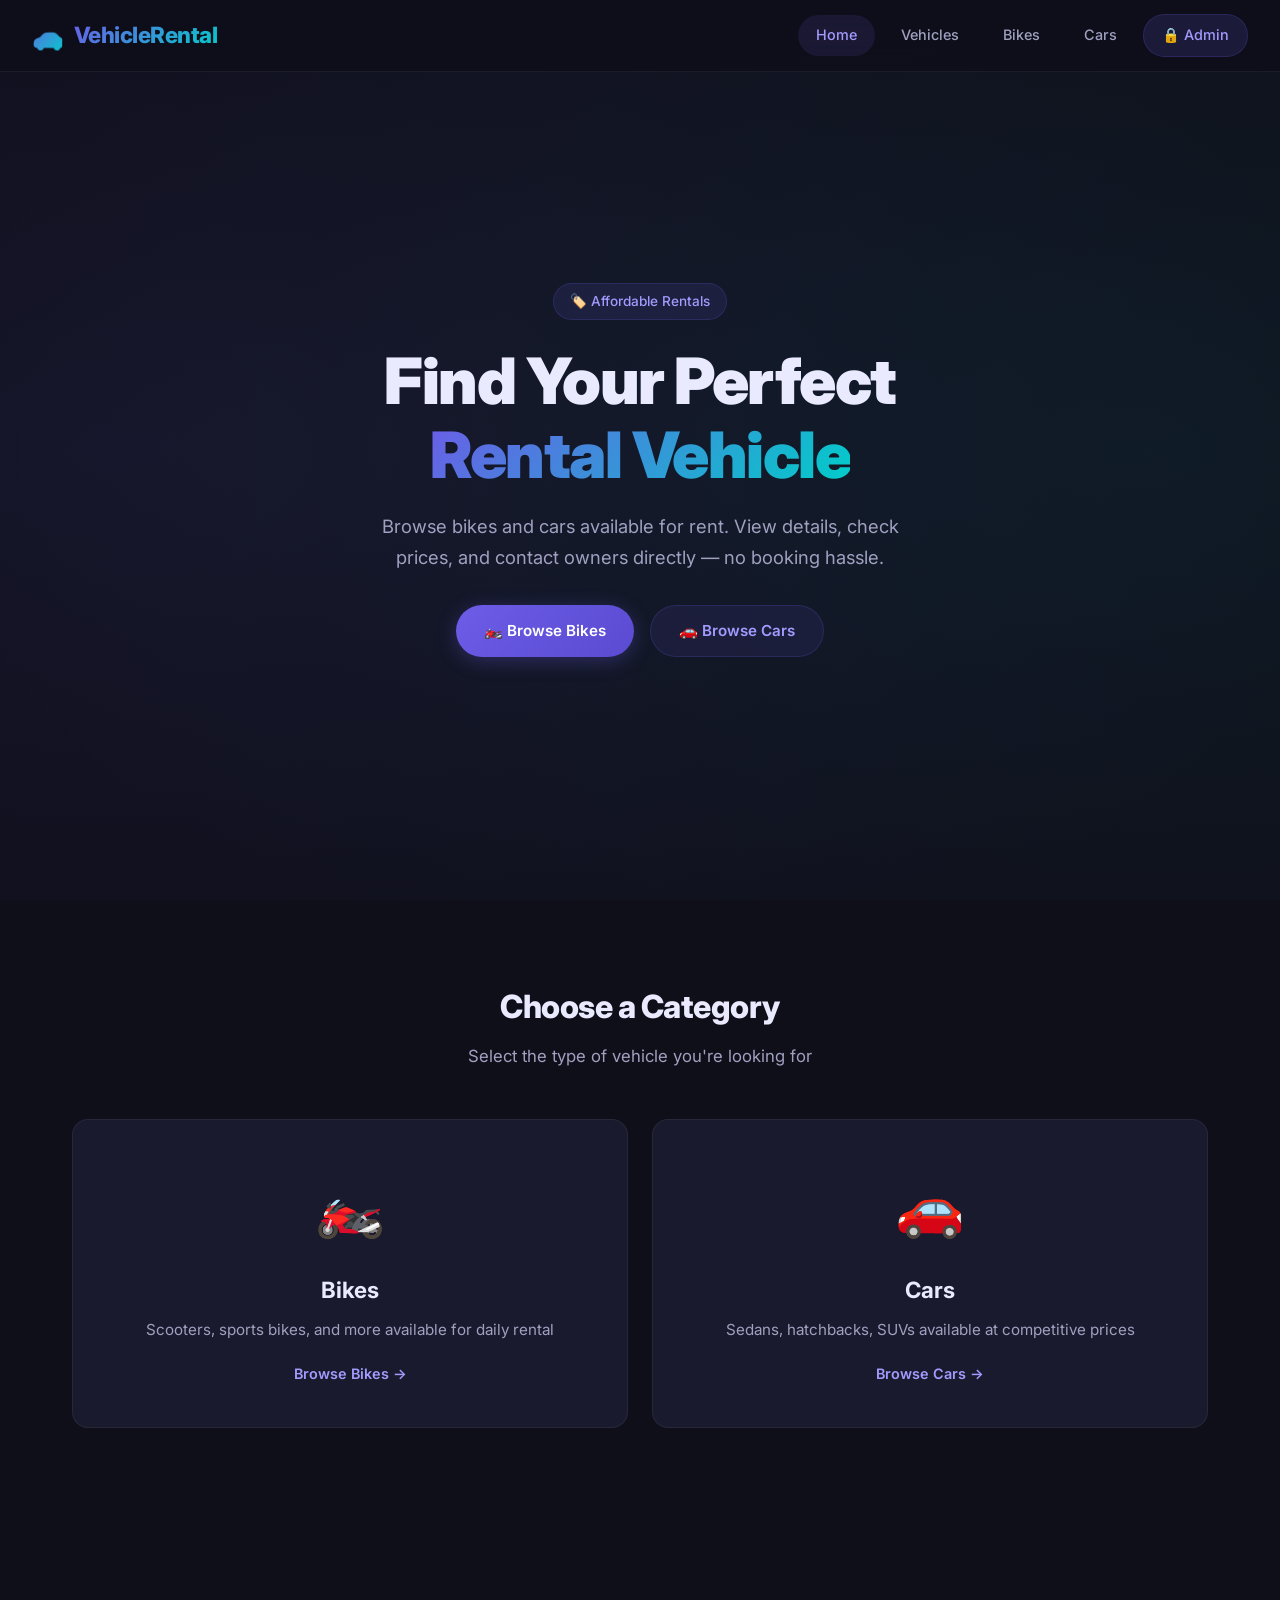
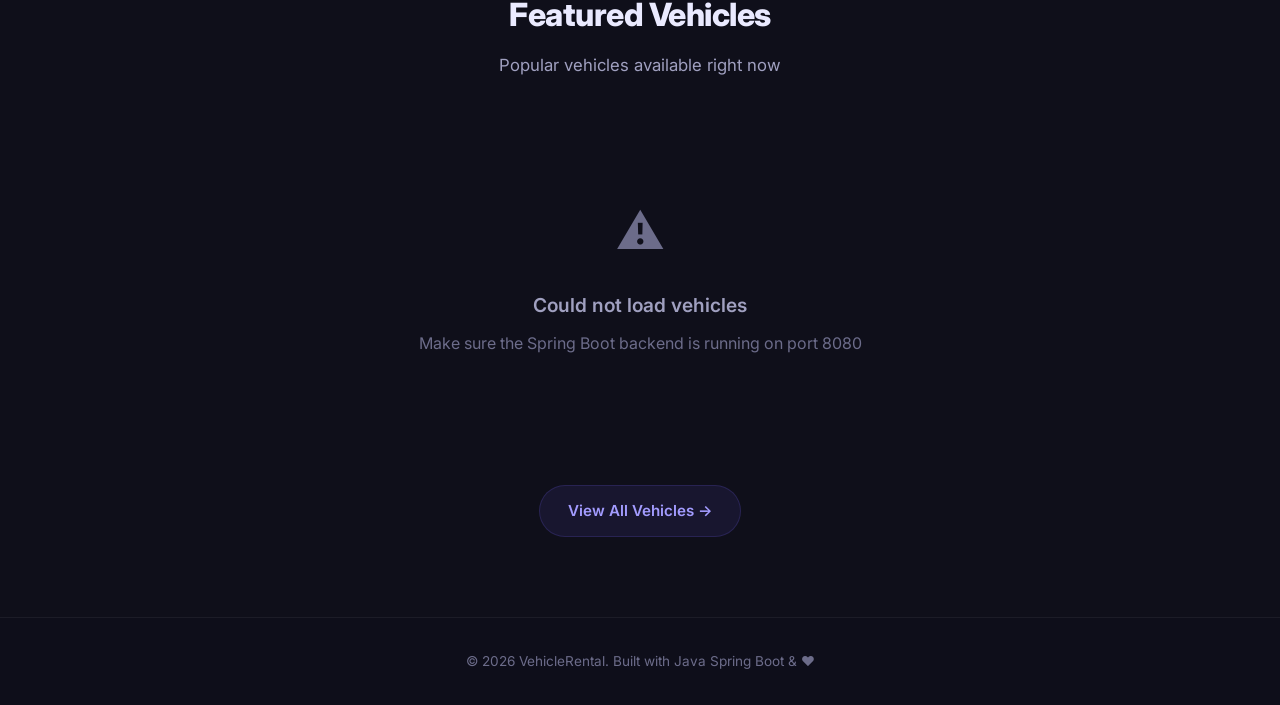
<file: frontend/index.html>
<!DOCTYPE html>
<html lang="en">
<head>
    <meta charset="UTF-8">
    <meta name="viewport" content="width=device-width, initial-scale=1.0">
    <meta name="description" content="Rent bikes and cars at affordable prices. Browse available vehicles, view details, and contact owners directly.">
    <title>Vehicle Rental — Rent Bikes & Cars Easily</title>
    <link rel="stylesheet" href="css/style.css">
</head>
<body>

    <!-- ===== NAVBAR ===== -->
    <nav class="navbar" id="navbar">
        <a href="index.html" class="nav-brand">
            <span class="icon">🚗</span>
            <span>VehicleRental</span>
        </a>
        <button class="nav-toggle" onclick="toggleNav()" aria-label="Toggle navigation">☰</button>
        <div class="nav-links" id="nav-links">
            <a href="index.html" class="active">Home</a>
            <a href="vehicles.html">Vehicles</a>
            <a href="vehicles.html?type=Bike">Bikes</a>
            <a href="vehicles.html?type=Car">Cars</a>
            <a href="admin-login.html" class="admin-link">🔒 Admin</a>
        </div>
    </nav>

    <!-- ===== HERO ===== -->
    <section class="hero" id="hero">
        <div class="hero-content">
            <div class="hero-badge">🏷️ Affordable Rentals</div>
            <h1>
                Find Your Perfect<br>
                <span class="highlight">Rental Vehicle</span>
            </h1>
            <p>
                Browse bikes and cars available for rent. View details, check prices, 
                and contact owners directly — no booking hassle.
            </p>
            <div class="hero-actions">
                <a href="vehicles.html?type=Bike" class="btn btn-primary" id="hero-bikes-btn">
                    🏍️ Browse Bikes
                </a>
                <a href="vehicles.html?type=Car" class="btn btn-secondary" id="hero-cars-btn">
                    🚗 Browse Cars
                </a>
            </div>
        </div>
    </section>

    <!-- ===== CATEGORIES ===== -->
    <section class="categories-section" id="categories">
        <div class="section-header">
            <h2>Choose a Category</h2>
            <p>Select the type of vehicle you're looking for</p>
        </div>
        <div class="categories-grid">
            <a href="vehicles.html?type=Bike" class="category-card" id="category-bike">
                <span class="icon">🏍️</span>
                <h3>Bikes</h3>
                <p>Scooters, sports bikes, and more available for daily rental</p>
                <span class="arrow">Browse Bikes →</span>
            </a>
            <a href="vehicles.html?type=Car" class="category-card" id="category-car">
                <span class="icon">🚗</span>
                <h3>Cars</h3>
                <p>Sedans, hatchbacks, SUVs available at competitive prices</p>
                <span class="arrow">Browse Cars →</span>
            </a>
        </div>
    </section>

    <!-- ===== FEATURED VEHICLES ===== -->
    <section class="categories-section" id="featured-section">
        <div class="section-header">
            <h2>Featured Vehicles</h2>
            <p>Popular vehicles available right now</p>
        </div>
        <div class="vehicles-grid" id="featured-grid">
            <div class="loading"><div class="spinner"></div></div>
        </div>
        <div style="text-align:center; margin-top: 2rem;">
            <a href="vehicles.html" class="btn btn-secondary" id="view-all-btn">View All Vehicles →</a>
        </div>
    </section>

    <!-- ===== FOOTER ===== -->
    <footer class="footer">
        <p>© 2026 VehicleRental. Built with Java Spring Boot & ❤️</p>
    </footer>

    <script src="js/api.js"></script>
    <script>
        // Load featured vehicles (first 4 available)
        async function loadFeatured() {
            const grid = document.getElementById('featured-grid');
            try {
                const vehicles = await api.getAvailableVehicles();
                const featured = vehicles.slice(0, 4);
                if (featured.length === 0) {
                    grid.innerHTML = `
                        <div class="empty-state" style="grid-column:1/-1;">
                            <span class="icon">🚫</span>
                            <h3>No vehicles available right now</h3>
                            <p>Check back later for new listings</p>
                        </div>`;
                    return;
                }
                grid.innerHTML = featured.map(v => createVehicleCard(v)).join('');
            } catch (err) {
                grid.innerHTML = `
                    <div class="empty-state" style="grid-column:1/-1;">
                        <span class="icon">⚠️</span>
                        <h3>Could not load vehicles</h3>
                        <p>Make sure the Spring Boot backend is running on port 8080</p>
                    </div>`;
            }
        }

        function createVehicleCard(v) {
            const badgeClass = v.vehicleType.toLowerCase() === 'bike' ? 'badge-bike' : 'badge-car';
            return `
                <div class="vehicle-card">
                    <img src="${v.imageUrl || ''}" alt="${v.brand} ${v.model}" 
                         class="card-image" onerror="handleImageError(this)">
                    <span class="card-badge ${badgeClass}">${v.vehicleType}</span>
                    <div class="card-body">
                        <h3 class="card-title">${v.brand} ${v.model}</h3>
                        <div class="card-info">
                            <div class="card-info-item">
                                <span class="icon">🔢</span>
                                <span>${v.vehicleNumber}</span>
                            </div>
                            <div class="card-info-item">
                                <span class="icon">📍</span>
                                <span>${v.location}</span>
                            </div>
                            <div class="card-info-item">
                                <span class="icon">📞</span>
                                <span>${v.ownerPhone}</span>
                            </div>
                        </div>
                        <div class="card-price">${formatPrice(v.pricePerDay)} <span>/day</span></div>
                        <div class="card-actions">
                            <a href="vehicle-details.html?id=${v.id}" class="btn btn-primary btn-sm">View Details</a>
                            <a href="tel:${v.ownerPhone}" class="btn btn-success btn-sm">📞 Call Owner</a>
                        </div>
                    </div>
                </div>`;
        }

        loadFeatured();
    </script>
</body>
</html>
</file>
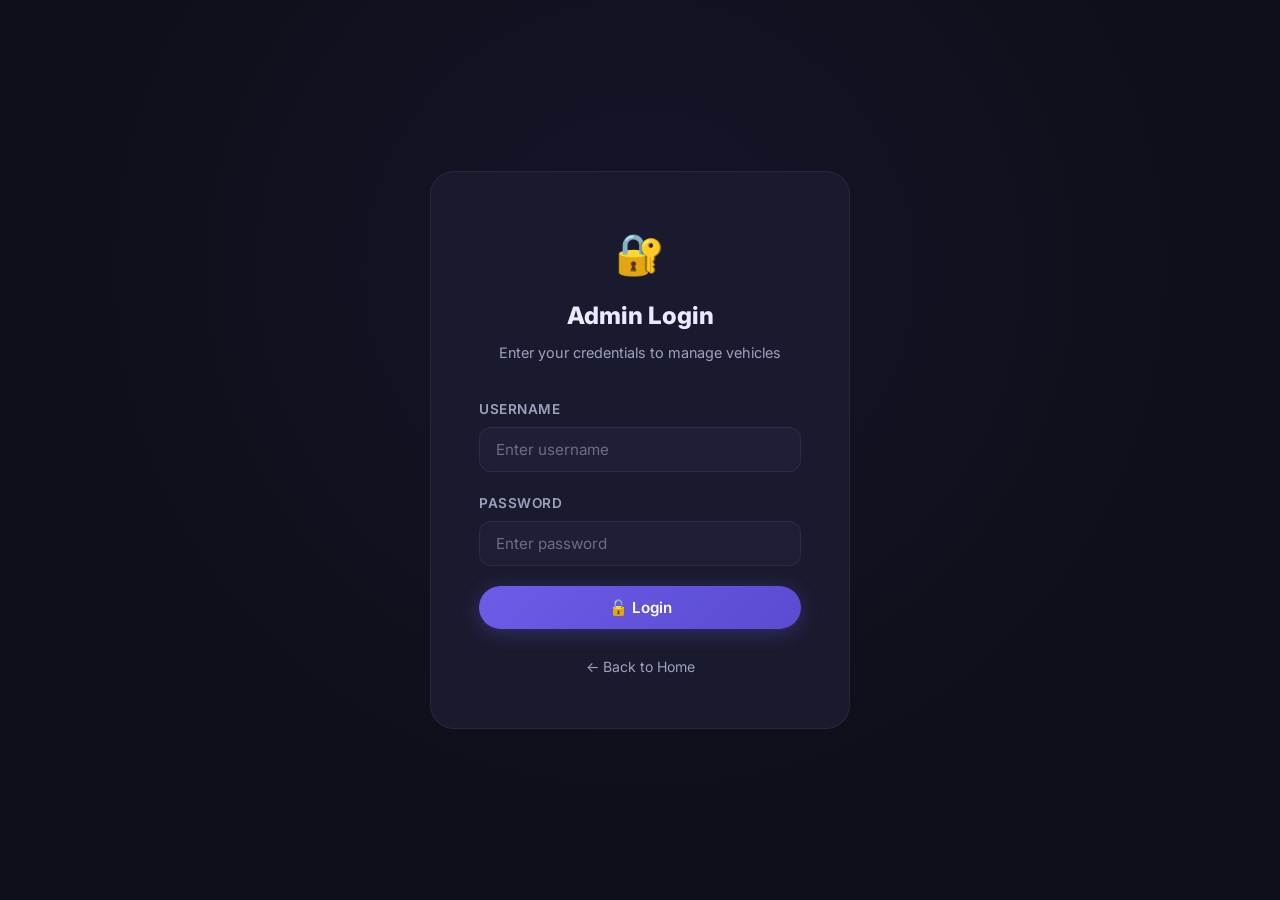
<file: frontend/add-vehicle.html>
<!DOCTYPE html>
<html lang="en">
<head>
    <meta charset="UTF-8">
    <meta name="viewport" content="width=device-width, initial-scale=1.0">
    <meta name="description" content="Add a new vehicle to the rental listing.">
    <title>Add Vehicle — Vehicle Rental Admin</title>
    <link rel="stylesheet" href="css/style.css">
</head>
<body>

    <!-- ===== NAVBAR ===== -->
    <nav class="navbar" id="navbar">
        <a href="index.html" class="nav-brand">
            <span class="icon">🚗</span>
            <span>VehicleRental</span>
        </a>
        <button class="nav-toggle" onclick="toggleNav()" aria-label="Toggle navigation">☰</button>
        <div class="nav-links" id="nav-links">
            <a href="index.html">Home</a>
            <a href="admin-dashboard.html">Dashboard</a>
            <a href="#" onclick="adminLogout()" class="admin-link" style="background:rgba(255,107,107,0.15);color:var(--danger);border-color:rgba(255,107,107,0.3);">
                🚪 Logout
            </a>
        </div>
    </nav>

    <!-- ===== ADD VEHICLE FORM ===== -->
    <div class="form-page">
        <div class="container">
            <div class="form-card">
                <h2>➕ Add New Vehicle</h2>
                <p class="form-subtitle">Fill in the details to add a new vehicle listing</p>

                <form id="add-vehicle-form" onsubmit="handleAddVehicle(event)">

                    <div class="form-row">
                        <div class="form-group">
                            <label for="vehicleType">Vehicle Type *</label>
                            <select id="vehicleType" class="form-control" required>
                                <option value="">Select Type</option>
                                <option value="Bike">Bike</option>
                                <option value="Car">Car</option>
                            </select>
                        </div>
                        <div class="form-group">
                            <label for="brand">Brand *</label>
                            <input type="text" id="brand" class="form-control" placeholder="e.g. Honda" required>
                        </div>
                    </div>

                    <div class="form-row">
                        <div class="form-group">
                            <label for="model">Model *</label>
                            <input type="text" id="model" class="form-control" placeholder="e.g. Activa 6G" required>
                        </div>
                        <div class="form-group">
                            <label for="vehicleNumber">Vehicle Number *</label>
                            <input type="text" id="vehicleNumber" class="form-control" placeholder="e.g. TN-45-AB-1234" required>
                        </div>
                    </div>

                    <div class="form-row">
                        <div class="form-group">
                            <label for="pricePerDay">Price Per Day (₹) *</label>
                            <input type="number" id="pricePerDay" class="form-control" placeholder="e.g. 500" min="1" required>
                        </div>
                        <div class="form-group">
                            <label for="ownerPhone">Owner Phone *</label>
                            <input type="tel" id="ownerPhone" class="form-control" placeholder="e.g. 9876543210" required>
                        </div>
                    </div>

                    <div class="form-group">
                        <label for="location">Rental Location *</label>
                        <input type="text" id="location" class="form-control" placeholder="e.g. Kattur, Trichy" required>
                    </div>

                    <div class="form-group">
                        <label for="imageUrl">Image URL</label>
                        <input type="url" id="imageUrl" class="form-control" 
                               placeholder="https://example.com/vehicle-image.jpg"
                               oninput="previewImage(this.value)">
                        <img id="image-preview" class="image-preview" alt="Preview" onerror="this.classList.remove('show')">
                    </div>

                    <div class="form-group">
                        <label>
                            <input type="checkbox" id="available" checked> 
                            Mark as Available
                        </label>
                    </div>

                    <div id="form-error" class="form-error"></div>

                    <div class="form-actions">
                        <a href="admin-dashboard.html" class="btn btn-outline">Cancel</a>
                        <button type="submit" class="btn btn-primary" id="submit-btn">
                            ➕ Add Vehicle
                        </button>
                    </div>
                </form>
            </div>
        </div>
    </div>

    <script src="js/api.js"></script>
    <script>
        if (!requireAdmin()) throw new Error('Not authenticated');

        function previewImage(url) {
            const preview = document.getElementById('image-preview');
            if (url) {
                preview.src = url;
                preview.classList.add('show');
            } else {
                preview.classList.remove('show');
            }
        }

        async function handleAddVehicle(e) {
            e.preventDefault();
            const errorEl = document.getElementById('form-error');
            const btn = document.getElementById('submit-btn');
            errorEl.textContent = '';

            const vehicleData = {
                vehicleType: document.getElementById('vehicleType').value,
                brand: document.getElementById('brand').value.trim(),
                model: document.getElementById('model').value.trim(),
                vehicleNumber: document.getElementById('vehicleNumber').value.trim(),
                pricePerDay: parseFloat(document.getElementById('pricePerDay').value),
                ownerPhone: document.getElementById('ownerPhone').value.trim(),
                location: document.getElementById('location').value.trim(),
                imageUrl: document.getElementById('imageUrl').value.trim(),
                available: document.getElementById('available').checked
            };

            btn.disabled = true;
            btn.innerHTML = '⏳ Adding...';

            try {
                await api.addVehicle(vehicleData);
                showToast('Vehicle added successfully!', 'success');
                setTimeout(() => {
                    window.location.href = 'admin-dashboard.html';
                }, 800);
            } catch (err) {
                errorEl.textContent = err.message || 'Failed to add vehicle';
                btn.disabled = false;
                btn.innerHTML = '➕ Add Vehicle';
            }
        }
    </script>
</body>
</html>
</file>
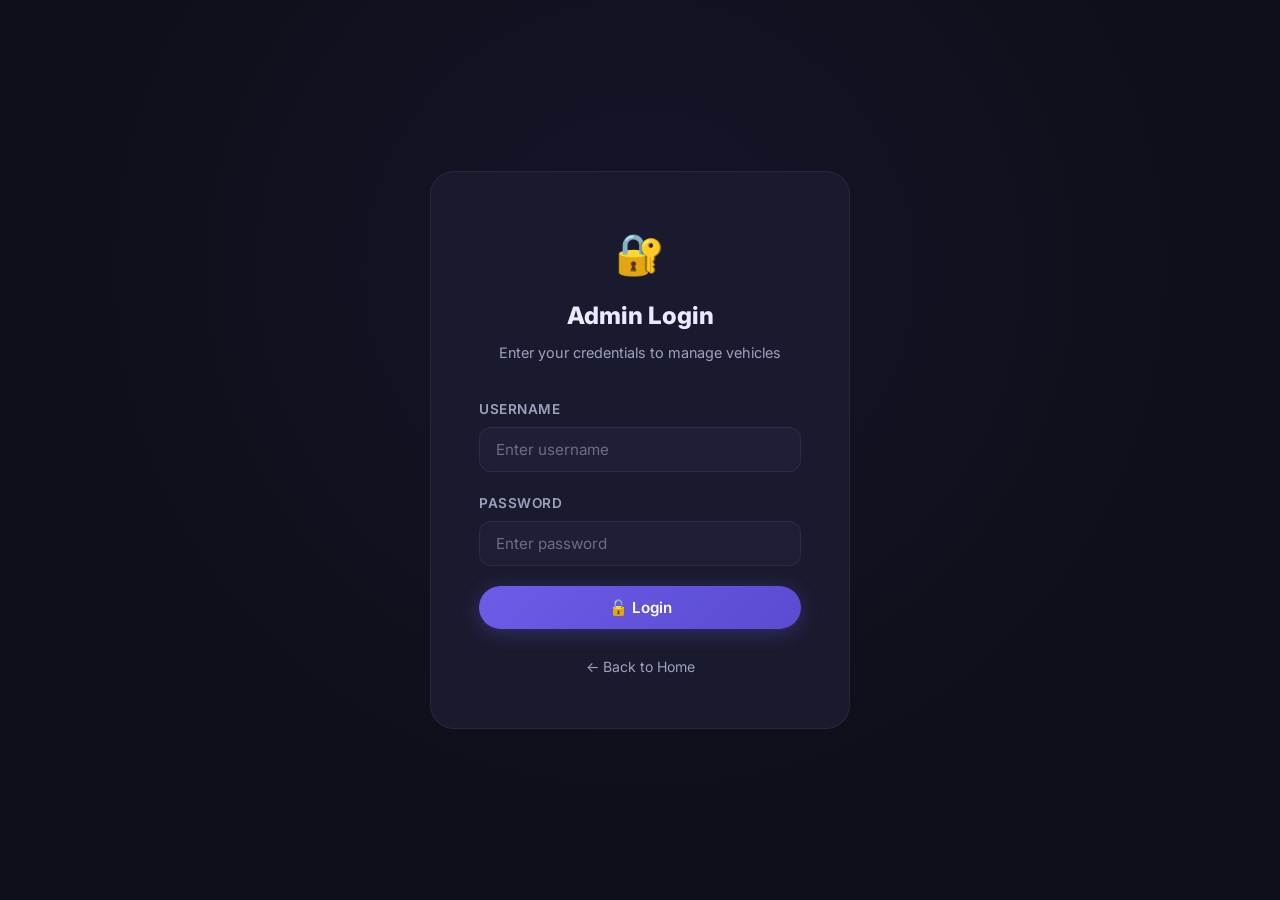
<file: frontend/admin-dashboard.html>
<!DOCTYPE html>
<html lang="en">
<head>
    <meta charset="UTF-8">
    <meta name="viewport" content="width=device-width, initial-scale=1.0">
    <meta name="description" content="Manage vehicle listings — add, edit, delete, and toggle availability.">
    <title>Admin Dashboard — Vehicle Rental</title>
    <link rel="stylesheet" href="css/style.css">
</head>
<body>

    <!-- ===== NAVBAR ===== -->
    <nav class="navbar" id="navbar">
        <a href="index.html" class="nav-brand">
            <span class="icon">🚗</span>
            <span>VehicleRental</span>
        </a>
        <button class="nav-toggle" onclick="toggleNav()" aria-label="Toggle navigation">☰</button>
        <div class="nav-links" id="nav-links">
            <a href="index.html">Home</a>
            <a href="vehicles.html">Vehicles</a>
            <a href="admin-dashboard.html" class="active">Dashboard</a>
            <a href="#" onclick="adminLogout()" class="admin-link" style="background:rgba(255,107,107,0.15);color:var(--danger);border-color:rgba(255,107,107,0.3);">
                🚪 Logout
            </a>
        </div>
    </nav>

    <!-- ===== DASHBOARD ===== -->
    <div class="dashboard-page">
        <div class="container">
            <div class="dashboard-header">
                <div>
                    <h1 class="page-title">Admin Dashboard</h1>
                    <p class="page-subtitle">Welcome, <span id="admin-name">Admin</span></p>
                </div>
                <a href="add-vehicle.html" class="btn btn-primary" id="btn-add-vehicle">
                    ➕ Add Vehicle
                </a>
            </div>

            <!-- Stats -->
            <div class="dashboard-stats" id="dashboard-stats">
                <div class="stat-card">
                    <div class="stat-icon purple">📊</div>
                    <div class="stat-info">
                        <h3 id="stat-total">-</h3>
                        <p>Total Vehicles</p>
                    </div>
                </div>
                <div class="stat-card">
                    <div class="stat-icon green">✅</div>
                    <div class="stat-info">
                        <h3 id="stat-available">-</h3>
                        <p>Available</p>
                    </div>
                </div>
                <div class="stat-card">
                    <div class="stat-icon pink">🏍️</div>
                    <div class="stat-info">
                        <h3 id="stat-bikes">-</h3>
                        <p>Bikes</p>
                    </div>
                </div>
                <div class="stat-card">
                    <div class="stat-icon teal">🚗</div>
                    <div class="stat-info">
                        <h3 id="stat-cars">-</h3>
                        <p>Cars</p>
                    </div>
                </div>
            </div>

            <!-- Vehicle Table -->
            <div class="admin-table-container">
                <div class="admin-table-header">
                    <h3>All Vehicles</h3>
                    <div class="search-box" style="flex:none;min-width:220px;">
                        <span class="search-icon">🔍</span>
                        <input type="text" id="table-search" placeholder="Search..." oninput="filterTable(this.value)">
                    </div>
                </div>
                <div class="table-responsive">
                    <table class="admin-table" id="vehicle-table">
                        <thead>
                            <tr>
                                <th>Image</th>
                                <th>Vehicle</th>
                                <th>Type</th>
                                <th>Number</th>
                                <th>Price/Day</th>
                                <th>Location</th>
                                <th>Phone</th>
                                <th>Available</th>
                                <th>Actions</th>
                            </tr>
                        </thead>
                        <tbody id="vehicle-tbody">
                            <tr>
                                <td colspan="9" style="text-align:center;padding:3rem;">
                                    <div class="spinner" style="margin:0 auto;"></div>
                                </td>
                            </tr>
                        </tbody>
                    </table>
                </div>
            </div>
        </div>
    </div>

    <!-- Delete Confirmation Modal -->
    <div class="modal-overlay" id="delete-modal">
        <div class="modal">
            <h3>🗑️ Delete Vehicle</h3>
            <p>Are you sure you want to delete this vehicle? This action cannot be undone.</p>
            <div class="modal-actions">
                <button class="btn btn-outline" onclick="closeDeleteModal()">Cancel</button>
                <button class="btn btn-danger" id="confirm-delete-btn" onclick="confirmDelete()">Delete</button>
            </div>
        </div>
    </div>

    <footer class="footer">
        <p>© 2026 VehicleRental. Admin Dashboard</p>
    </footer>

    <script src="js/api.js"></script>
    <script>
        // Auth check
        if (!requireAdmin()) throw new Error('Not authenticated');

        let allVehicles = [];
        let deleteTargetId = null;

        // Set admin name
        document.getElementById('admin-name').textContent = 
            sessionStorage.getItem('adminUsername') || 'Admin';

        async function loadDashboard() {
            try {
                allVehicles = await api.getAllVehicles();
                updateStats();
                renderTable(allVehicles);
            } catch (err) {
                document.getElementById('vehicle-tbody').innerHTML = `
                    <tr><td colspan="9" style="text-align:center;padding:2rem;color:var(--danger);">
                        ⚠️ Failed to load vehicles. Is the backend running?
                    </td></tr>`;
            }
        }

        function updateStats() {
            const total = allVehicles.length;
            const available = allVehicles.filter(v => v.available).length;
            const bikes = allVehicles.filter(v => v.vehicleType.toLowerCase() === 'bike').length;
            const cars = allVehicles.filter(v => v.vehicleType.toLowerCase() === 'car').length;

            document.getElementById('stat-total').textContent = total;
            document.getElementById('stat-available').textContent = available;
            document.getElementById('stat-bikes').textContent = bikes;
            document.getElementById('stat-cars').textContent = cars;
        }

        function renderTable(vehicles) {
            const tbody = document.getElementById('vehicle-tbody');

            if (vehicles.length === 0) {
                tbody.innerHTML = `
                    <tr><td colspan="9" style="text-align:center;padding:2rem;color:var(--text-muted);">
                        No vehicles found
                    </td></tr>`;
                return;
            }

            tbody.innerHTML = vehicles.map(v => `
                <tr>
                    <td>
                        <img src="${v.imageUrl || ''}" alt="${v.brand}" 
                             class="vehicle-thumb" onerror="handleImageError(this)">
                    </td>
                    <td><strong>${v.brand} ${v.model}</strong></td>
                    <td>
                        <span class="card-badge ${v.vehicleType.toLowerCase() === 'bike' ? 'badge-bike' : 'badge-car'}" 
                              style="position:static;font-size:0.7rem;">${v.vehicleType}</span>
                    </td>
                    <td>${v.vehicleNumber}</td>
                    <td>${formatPrice(v.pricePerDay)}</td>
                    <td>${v.location}</td>
                    <td>${v.ownerPhone}</td>
                    <td>
                        <label class="toggle-switch">
                            <input type="checkbox" ${v.available ? 'checked' : ''} 
                                   onchange="toggleAvail(${v.id}, this.checked)">
                            <span class="toggle-slider"></span>
                        </label>
                    </td>
                    <td>
                        <div class="actions-cell">
                            <a href="edit-vehicle.html?id=${v.id}" class="btn btn-outline btn-icon btn-sm" title="Edit">✏️</a>
                            <button class="btn btn-danger btn-icon btn-sm" title="Delete" onclick="openDeleteModal(${v.id})">🗑️</button>
                        </div>
                    </td>
                </tr>`).join('');
        }

        function filterTable(query) {
            const q = query.toLowerCase().trim();
            if (!q) {
                renderTable(allVehicles);
                return;
            }
            const filtered = allVehicles.filter(v =>
                v.brand.toLowerCase().includes(q) ||
                v.model.toLowerCase().includes(q) ||
                v.vehicleNumber.toLowerCase().includes(q) ||
                v.location.toLowerCase().includes(q)
            );
            renderTable(filtered);
        }

        async function toggleAvail(id, available) {
            try {
                await api.toggleAvailability(id, available);
                // Update local data
                const v = allVehicles.find(v => v.id === id);
                if (v) v.available = available;
                updateStats();
                showToast(`Vehicle marked as ${available ? 'available' : 'unavailable'}`, 'success');
            } catch (err) {
                showToast('Failed to update availability', 'error');
                loadDashboard(); // reload to sync
            }
        }

        function openDeleteModal(id) {
            deleteTargetId = id;
            document.getElementById('delete-modal').classList.add('active');
        }

        function closeDeleteModal() {
            deleteTargetId = null;
            document.getElementById('delete-modal').classList.remove('active');
        }

        async function confirmDelete() {
            if (!deleteTargetId) return;
            try {
                await api.deleteVehicle(deleteTargetId);
                showToast('Vehicle deleted successfully', 'success');
                closeDeleteModal();
                loadDashboard();
            } catch (err) {
                showToast('Failed to delete vehicle', 'error');
                closeDeleteModal();
            }
        }

        loadDashboard();
    </script>
</body>
</html>
</file>
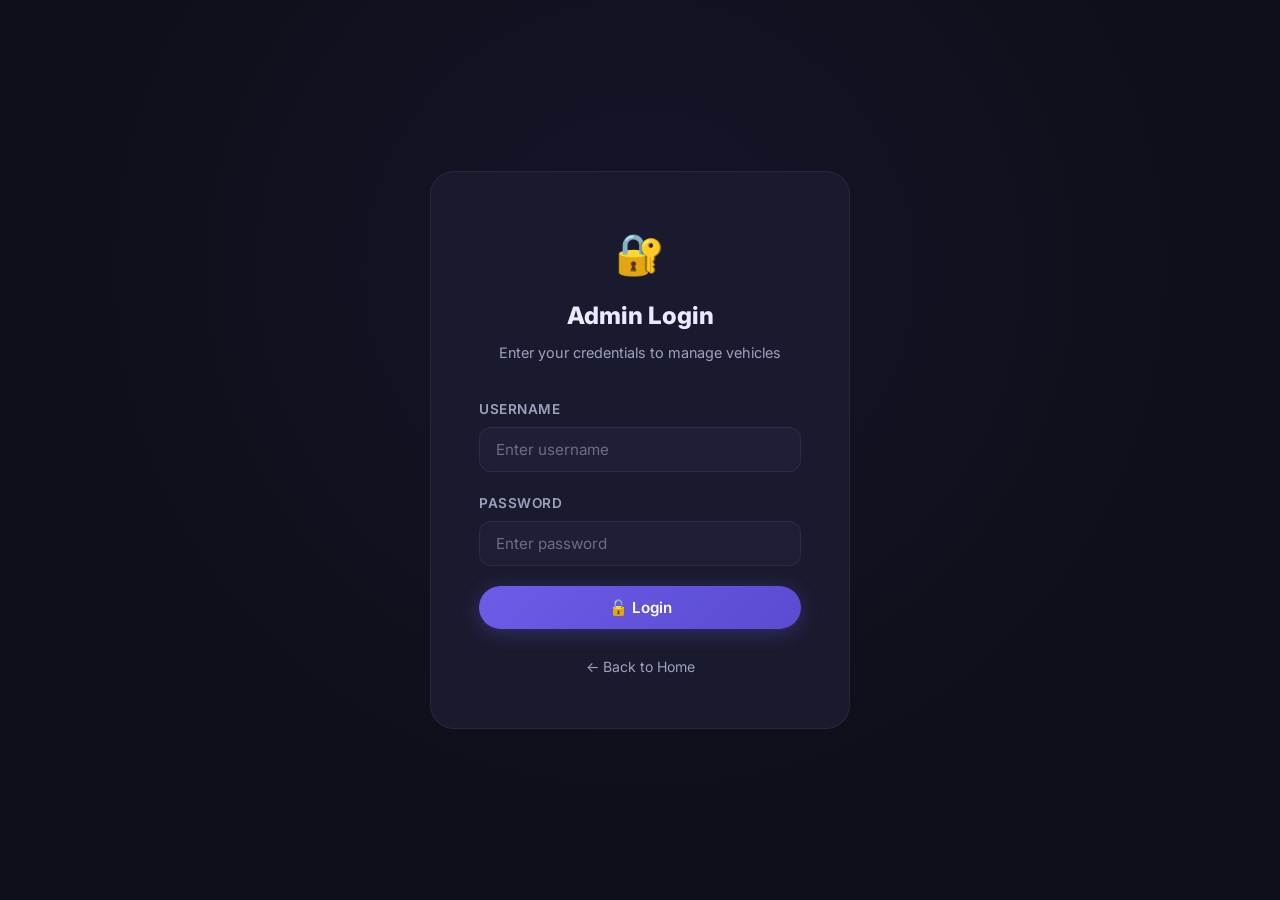
<file: frontend/admin-login.html>
<!DOCTYPE html>
<html lang="en">
<head>
    <meta charset="UTF-8">
    <meta name="viewport" content="width=device-width, initial-scale=1.0">
    <meta name="description" content="Admin login for Vehicle Rental management dashboard.">
    <title>Admin Login — Vehicle Rental</title>
    <link rel="stylesheet" href="css/style.css">
</head>
<body>

    <!-- ===== LOGIN PAGE ===== -->
    <div class="auth-page">
        <div class="auth-card">
            <div class="auth-logo">
                <span class="icon">🔐</span>
                <h2>Admin Login</h2>
                <p>Enter your credentials to manage vehicles</p>
            </div>

            <form id="login-form" onsubmit="handleLogin(event)">
                <div class="form-group">
                    <label for="username">Username</label>
                    <input type="text" id="username" class="form-control" 
                           placeholder="Enter username" required autocomplete="username">
                </div>

                <div class="form-group">
                    <label for="password">Password</label>
                    <input type="password" id="password" class="form-control" 
                           placeholder="Enter password" required autocomplete="current-password">
                </div>

                <div id="login-error" class="form-error" style="margin-bottom:12px;"></div>

                <button type="submit" class="btn btn-primary" id="login-btn" 
                        style="width:100%;justify-content:center;">
                    🔓 Login
                </button>
            </form>

            <div style="text-align:center;margin-top:1.5rem;">
                <a href="index.html" style="color:var(--text-secondary);font-size:0.88rem;">
                    ← Back to Home
                </a>
            </div>
        </div>
    </div>

    <script src="js/api.js"></script>
    <script>
        // Redirect if already logged in
        if (isAdminLoggedIn()) {
            window.location.href = 'admin-dashboard.html';
        }

        async function handleLogin(e) {
            e.preventDefault();
            const errorEl = document.getElementById('login-error');
            const btn = document.getElementById('login-btn');
            errorEl.textContent = '';

            const username = document.getElementById('username').value.trim();
            const password = document.getElementById('password').value;

            if (!username || !password) {
                errorEl.textContent = 'Please fill in all fields';
                return;
            }

            btn.disabled = true;
            btn.innerHTML = '⏳ Logging in...';

            try {
                const result = await api.adminLogin(username, password);
                sessionStorage.setItem('adminLoggedIn', 'true');
                sessionStorage.setItem('adminUsername', result.username);
                showToast('Login successful!', 'success');
                setTimeout(() => {
                    window.location.href = 'admin-dashboard.html';
                }, 500);
            } catch (err) {
                errorEl.textContent = err.message || 'Login failed';
                btn.disabled = false;
                btn.innerHTML = '🔓 Login';
            }
        }
    </script>
</body>
</html>
</file>
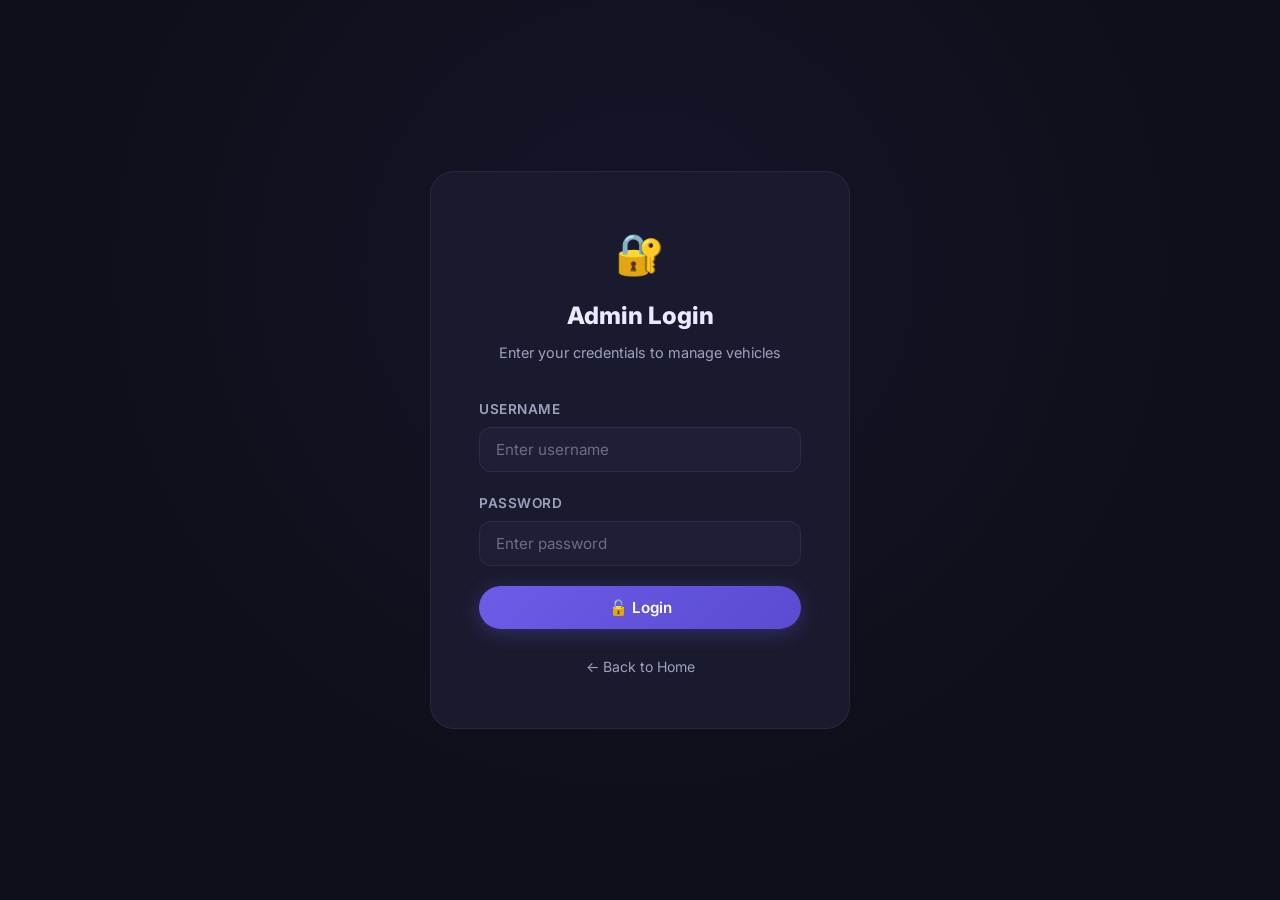
<file: frontend/edit-vehicle.html>
<!DOCTYPE html>
<html lang="en">
<head>
    <meta charset="UTF-8">
    <meta name="viewport" content="width=device-width, initial-scale=1.0">
    <meta name="description" content="Edit vehicle details in the rental listing.">
    <title>Edit Vehicle — Vehicle Rental Admin</title>
    <link rel="stylesheet" href="css/style.css">
</head>
<body>

    <!-- ===== NAVBAR ===== -->
    <nav class="navbar" id="navbar">
        <a href="index.html" class="nav-brand">
            <span class="icon">🚗</span>
            <span>VehicleRental</span>
        </a>
        <button class="nav-toggle" onclick="toggleNav()" aria-label="Toggle navigation">☰</button>
        <div class="nav-links" id="nav-links">
            <a href="index.html">Home</a>
            <a href="admin-dashboard.html">Dashboard</a>
            <a href="#" onclick="adminLogout()" class="admin-link" style="background:rgba(255,107,107,0.15);color:var(--danger);border-color:rgba(255,107,107,0.3);">
                🚪 Logout
            </a>
        </div>
    </nav>

    <!-- ===== EDIT VEHICLE FORM ===== -->
    <div class="form-page">
        <div class="container">
            <div class="form-card" id="edit-form-card">
                <div class="loading"><div class="spinner"></div></div>
            </div>
        </div>
    </div>

    <script src="js/api.js"></script>
    <script>
        if (!requireAdmin()) throw new Error('Not authenticated');

        const urlParams = new URLSearchParams(window.location.search);
        const vehicleId = urlParams.get('id');

        async function loadVehicle() {
            const card = document.getElementById('edit-form-card');

            if (!vehicleId) {
                card.innerHTML = `
                    <div class="empty-state">
                        <span class="icon">⚠️</span>
                        <h3>No vehicle selected</h3>
                        <p><a href="admin-dashboard.html" style="color:var(--primary-light)">Go to Dashboard</a></p>
                    </div>`;
                return;
            }

            try {
                const v = await api.getVehicleById(vehicleId);

                card.innerHTML = `
                    <h2>✏️ Edit Vehicle</h2>
                    <p class="form-subtitle">Update the details for ${v.brand} ${v.model}</p>

                    <form id="edit-vehicle-form" onsubmit="handleEditVehicle(event)">

                        <div class="form-row">
                            <div class="form-group">
                                <label for="vehicleType">Vehicle Type *</label>
                                <select id="vehicleType" class="form-control" required>
                                    <option value="Bike" ${v.vehicleType === 'Bike' ? 'selected' : ''}>Bike</option>
                                    <option value="Car" ${v.vehicleType === 'Car' ? 'selected' : ''}>Car</option>
                                </select>
                            </div>
                            <div class="form-group">
                                <label for="brand">Brand *</label>
                                <input type="text" id="brand" class="form-control" value="${v.brand}" required>
                            </div>
                        </div>

                        <div class="form-row">
                            <div class="form-group">
                                <label for="model">Model *</label>
                                <input type="text" id="model" class="form-control" value="${v.model}" required>
                            </div>
                            <div class="form-group">
                                <label for="vehicleNumber">Vehicle Number *</label>
                                <input type="text" id="vehicleNumber" class="form-control" value="${v.vehicleNumber}" required>
                            </div>
                        </div>

                        <div class="form-row">
                            <div class="form-group">
                                <label for="pricePerDay">Price Per Day (₹) *</label>
                                <input type="number" id="pricePerDay" class="form-control" value="${v.pricePerDay}" min="1" required>
                            </div>
                            <div class="form-group">
                                <label for="ownerPhone">Owner Phone *</label>
                                <input type="tel" id="ownerPhone" class="form-control" value="${v.ownerPhone}" required>
                            </div>
                        </div>

                        <div class="form-group">
                            <label for="location">Rental Location *</label>
                            <input type="text" id="location" class="form-control" value="${v.location}" required>
                        </div>

                        <div class="form-group">
                            <label for="imageUrl">Image URL</label>
                            <input type="url" id="imageUrl" class="form-control" value="${v.imageUrl || ''}" 
                                   oninput="previewImage(this.value)">
                            <img id="image-preview" class="image-preview ${v.imageUrl ? 'show' : ''}" 
                                 src="${v.imageUrl || ''}" alt="Preview" onerror="this.classList.remove('show')">
                        </div>

                        <div class="form-group">
                            <label>
                                <input type="checkbox" id="available" ${v.available ? 'checked' : ''}> 
                                Mark as Available
                            </label>
                        </div>

                        <div id="form-error" class="form-error"></div>

                        <div class="form-actions">
                            <a href="admin-dashboard.html" class="btn btn-outline">Cancel</a>
                            <button type="submit" class="btn btn-primary" id="submit-btn">
                                💾 Save Changes
                            </button>
                        </div>
                    </form>`;

            } catch (err) {
                card.innerHTML = `
                    <div class="empty-state">
                        <span class="icon">⚠️</span>
                        <h3>Vehicle not found</h3>
                        <p><a href="admin-dashboard.html" style="color:var(--primary-light)">Go to Dashboard</a></p>
                    </div>`;
            }
        }

        function previewImage(url) {
            const preview = document.getElementById('image-preview');
            if (url) {
                preview.src = url;
                preview.classList.add('show');
            } else {
                preview.classList.remove('show');
            }
        }

        async function handleEditVehicle(e) {
            e.preventDefault();
            const errorEl = document.getElementById('form-error');
            const btn = document.getElementById('submit-btn');
            errorEl.textContent = '';

            const vehicleData = {
                vehicleType: document.getElementById('vehicleType').value,
                brand: document.getElementById('brand').value.trim(),
                model: document.getElementById('model').value.trim(),
                vehicleNumber: document.getElementById('vehicleNumber').value.trim(),
                pricePerDay: parseFloat(document.getElementById('pricePerDay').value),
                ownerPhone: document.getElementById('ownerPhone').value.trim(),
                location: document.getElementById('location').value.trim(),
                imageUrl: document.getElementById('imageUrl').value.trim(),
                available: document.getElementById('available').checked
            };

            btn.disabled = true;
            btn.innerHTML = '⏳ Saving...';

            try {
                await api.updateVehicle(vehicleId, vehicleData);
                showToast('Vehicle updated successfully!', 'success');
                setTimeout(() => {
                    window.location.href = 'admin-dashboard.html';
                }, 800);
            } catch (err) {
                errorEl.textContent = err.message || 'Failed to update vehicle';
                btn.disabled = false;
                btn.innerHTML = '💾 Save Changes';
            }
        }

        loadVehicle();
    </script>
</body>
</html>
</file>
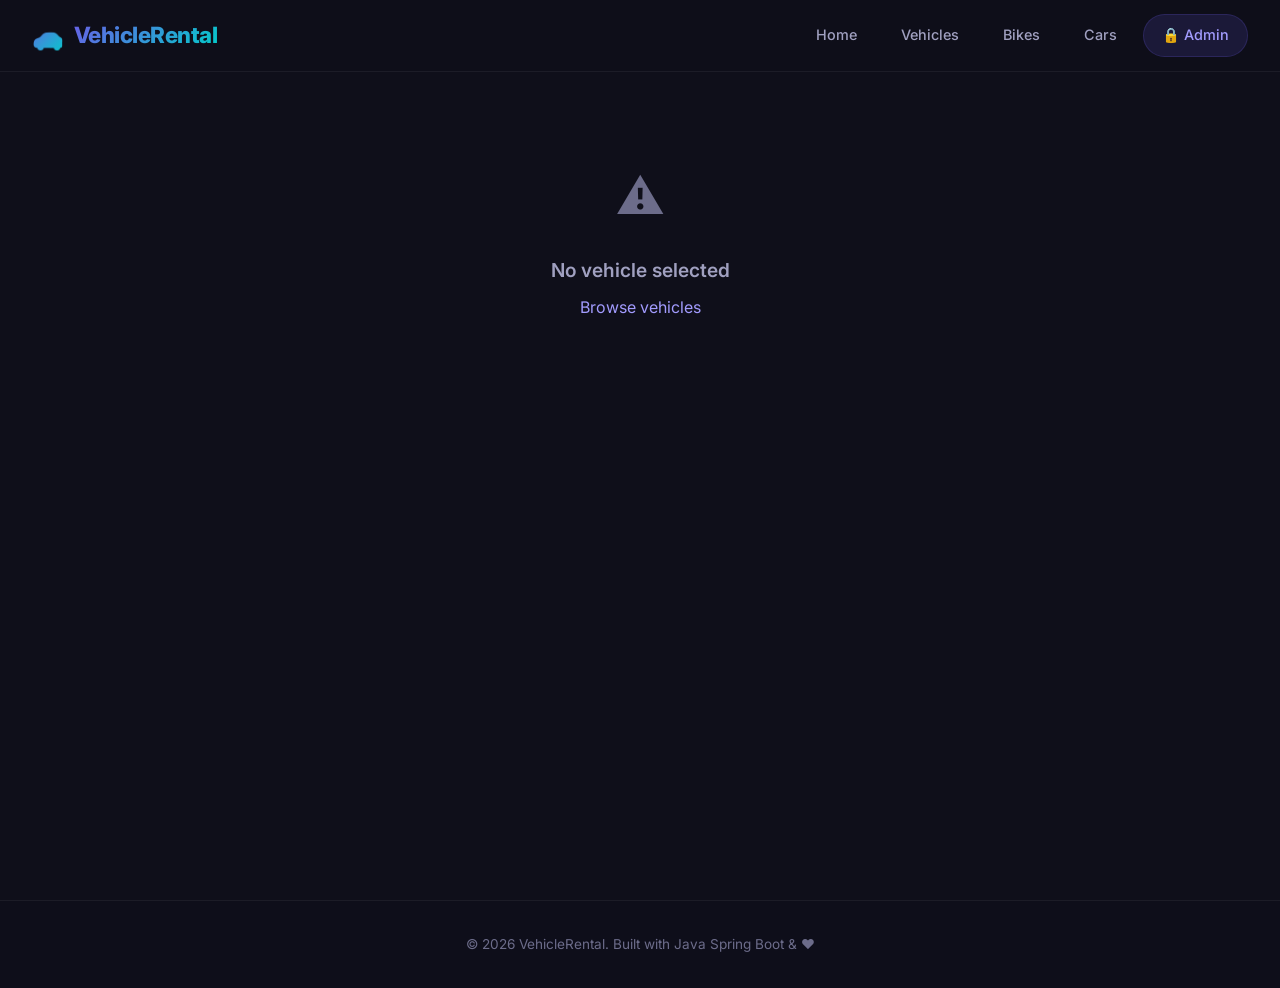
<file: frontend/vehicle-details.html>
<!DOCTYPE html>
<html lang="en">
<head>
    <meta charset="UTF-8">
    <meta name="viewport" content="width=device-width, initial-scale=1.0">
    <meta name="description" content="View complete vehicle details including price, location, and owner contact information.">
    <title>Vehicle Details — Vehicle Rental</title>
    <link rel="stylesheet" href="css/style.css">
</head>
<body>

    <!-- ===== NAVBAR ===== -->
    <nav class="navbar" id="navbar">
        <a href="index.html" class="nav-brand">
            <span class="icon">🚗</span>
            <span>VehicleRental</span>
        </a>
        <button class="nav-toggle" onclick="toggleNav()" aria-label="Toggle navigation">☰</button>
        <div class="nav-links" id="nav-links">
            <a href="index.html">Home</a>
            <a href="vehicles.html">Vehicles</a>
            <a href="vehicles.html?type=Bike">Bikes</a>
            <a href="vehicles.html?type=Car">Cars</a>
            <a href="admin-login.html" class="admin-link">🔒 Admin</a>
        </div>
    </nav>

    <!-- ===== DETAILS ===== -->
    <div class="details-page">
        <div class="details-container" id="details-container">
            <div class="loading"><div class="spinner"></div></div>
        </div>
    </div>

    <footer class="footer">
        <p>© 2026 VehicleRental. Built with Java Spring Boot & ❤️</p>
    </footer>

    <script src="js/api.js"></script>
    <script>
        const urlParams = new URLSearchParams(window.location.search);
        const vehicleId = urlParams.get('id');

        async function loadDetails() {
            const container = document.getElementById('details-container');

            if (!vehicleId) {
                container.innerHTML = `
                    <div class="empty-state">
                        <span class="icon">⚠️</span>
                        <h3>No vehicle selected</h3>
                        <p><a href="vehicles.html" style="color:var(--primary-light)">Browse vehicles</a></p>
                    </div>`;
                return;
            }

            try {
                const v = await api.getVehicleById(vehicleId);
                const badgeClass = v.vehicleType.toLowerCase() === 'bike' ? 'badge-bike' : 'badge-car';
                const availClass = v.available ? 'badge-available' : 'badge-unavailable';
                const availText = v.available ? 'Available' : 'Unavailable';

                document.title = `${v.brand} ${v.model} — Vehicle Rental`;

                container.innerHTML = `
                    <a href="vehicles.html" class="details-back">← Back to vehicles</a>

                    <div class="details-card">
                        <img src="${v.imageUrl || ''}" alt="${v.brand} ${v.model}" 
                             class="details-image" onerror="handleImageError(this)">
                        
                        <div class="details-body">
                            <div class="details-header">
                                <div>
                                    <div style="display:flex;gap:8px;margin-bottom:10px;flex-wrap:wrap;">
                                        <span class="card-badge ${badgeClass}" style="position:static">${v.vehicleType}</span>
                                        <span class="card-badge ${availClass}" style="position:static">${availText}</span>
                                    </div>
                                    <h1>${v.brand} ${v.model}</h1>
                                </div>
                                <div class="details-price">
                                    ${formatPrice(v.pricePerDay)} <span>/day</span>
                                </div>
                            </div>

                            <div class="details-grid">
                                <div class="detail-item">
                                    <div class="icon">🔢</div>
                                    <div class="info">
                                        <label>Vehicle Number</label>
                                        <p>${v.vehicleNumber}</p>
                                    </div>
                                </div>
                                <div class="detail-item">
                                    <div class="icon">🏷️</div>
                                    <div class="info">
                                        <label>Brand</label>
                                        <p>${v.brand}</p>
                                    </div>
                                </div>
                                <div class="detail-item">
                                    <div class="icon">📋</div>
                                    <div class="info">
                                        <label>Model</label>
                                        <p>${v.model}</p>
                                    </div>
                                </div>
                                <div class="detail-item">
                                    <div class="icon">💰</div>
                                    <div class="info">
                                        <label>Rental Price</label>
                                        <p>${formatPrice(v.pricePerDay)} per day</p>
                                    </div>
                                </div>
                                <div class="detail-item">
                                    <div class="icon">📍</div>
                                    <div class="info">
                                        <label>Rental Location</label>
                                        <p>${v.location}</p>
                                    </div>
                                </div>
                                <div class="detail-item">
                                    <div class="icon">📞</div>
                                    <div class="info">
                                        <label>Owner Phone</label>
                                        <p>${v.ownerPhone}</p>
                                    </div>
                                </div>
                            </div>

                            <div class="details-actions">
                                <a href="tel:${v.ownerPhone}" class="btn btn-success" id="btn-call-owner">
                                    📞 Contact Owner
                                </a>
                                <a href="https://wa.me/91${v.ownerPhone}?text=Hi, I'm interested in renting your ${v.brand} ${v.model} (${v.vehicleNumber})" 
                                   target="_blank" class="btn btn-primary" id="btn-whatsapp">
                                    💬 WhatsApp
                                </a>
                                <a href="vehicles.html" class="btn btn-outline" id="btn-back-browse">
                                    ← Browse More
                                </a>
                            </div>
                        </div>
                    </div>`;

            } catch (err) {
                container.innerHTML = `
                    <div class="empty-state">
                        <span class="icon">⚠️</span>
                        <h3>Vehicle not found</h3>
                        <p>The vehicle may have been removed. <a href="vehicles.html" style="color:var(--primary-light)">Browse vehicles</a></p>
                    </div>`;
            }
        }

        loadDetails();
    </script>
</body>
</html>
</file>
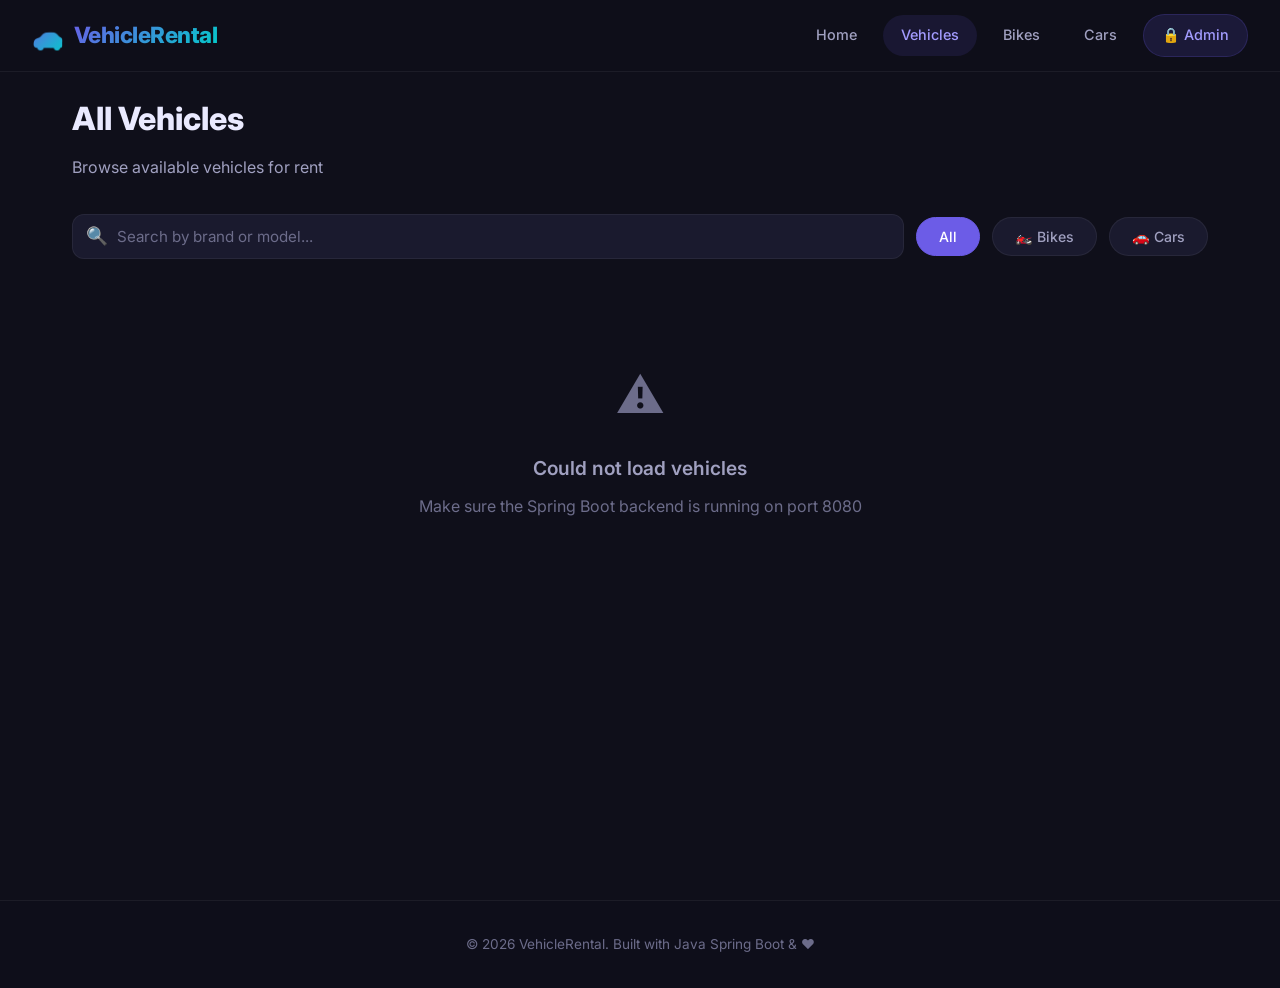
<file: frontend/vehicles.html>
<!DOCTYPE html>
<html lang="en">
<head>
    <meta charset="UTF-8">
    <meta name="viewport" content="width=device-width, initial-scale=1.0">
    <meta name="description" content="Browse all available bikes and cars for rent. Filter by type, search by brand or model.">
    <title>Browse Vehicles — Vehicle Rental</title>
    <link rel="stylesheet" href="css/style.css">
</head>
<body>

    <!-- ===== NAVBAR ===== -->
    <nav class="navbar" id="navbar">
        <a href="index.html" class="nav-brand">
            <span class="icon">🚗</span>
            <span>VehicleRental</span>
        </a>
        <button class="nav-toggle" onclick="toggleNav()" aria-label="Toggle navigation">☰</button>
        <div class="nav-links" id="nav-links">
            <a href="index.html">Home</a>
            <a href="vehicles.html" class="active">Vehicles</a>
            <a href="vehicles.html?type=Bike">Bikes</a>
            <a href="vehicles.html?type=Car">Cars</a>
            <a href="admin-login.html" class="admin-link">🔒 Admin</a>
        </div>
    </nav>

    <!-- ===== PAGE CONTENT ===== -->
    <div class="page-wrapper">
        <div class="container">
            <h1 class="page-title" id="page-title">All Vehicles</h1>
            <p class="page-subtitle" id="page-subtitle">Browse available vehicles for rent</p>

            <!-- Filters -->
            <div class="filters-bar" id="filters-bar">
                <div class="search-box">
                    <span class="search-icon">🔍</span>
                    <input type="text" id="search-input" placeholder="Search by brand or model..."
                           oninput="onSearch(this.value)">
                </div>
                <button class="filter-btn active" id="filter-all" onclick="setFilter('all')">All</button>
                <button class="filter-btn" id="filter-bike" onclick="setFilter('Bike')">🏍️ Bikes</button>
                <button class="filter-btn" id="filter-car" onclick="setFilter('Car')">🚗 Cars</button>
            </div>

            <!-- Vehicle Grid -->
            <div class="vehicles-grid" id="vehicles-grid">
                <div class="loading"><div class="spinner"></div></div>
            </div>
        </div>
    </div>

    <footer class="footer">
        <p>© 2026 VehicleRental. Built with Java Spring Boot & ❤️</p>
    </footer>

    <script src="js/api.js"></script>
    <script>
        let allVehicles = [];
        let currentFilter = 'all';
        let searchQuery = '';

        // Check URL params for type filter
        const urlParams = new URLSearchParams(window.location.search);
        const typeParam = urlParams.get('type');

        async function loadVehicles() {
            const grid = document.getElementById('vehicles-grid');
            try {
                allVehicles = await api.getAvailableVehicles();

                if (typeParam) {
                    setFilter(typeParam);
                } else {
                    renderVehicles();
                }
            } catch (err) {
                grid.innerHTML = `
                    <div class="empty-state" style="grid-column:1/-1;">
                        <span class="icon">⚠️</span>
                        <h3>Could not load vehicles</h3>
                        <p>Make sure the Spring Boot backend is running on port 8080</p>
                    </div>`;
            }
        }

        function setFilter(type) {
            currentFilter = type;
            // Update active button
            document.querySelectorAll('.filter-btn').forEach(btn => btn.classList.remove('active'));
            if (type === 'all') {
                document.getElementById('filter-all').classList.add('active');
                document.getElementById('page-title').textContent = 'All Vehicles';
            } else if (type.toLowerCase() === 'bike') {
                document.getElementById('filter-bike').classList.add('active');
                document.getElementById('page-title').textContent = 'Bikes for Rent';
            } else if (type.toLowerCase() === 'car') {
                document.getElementById('filter-car').classList.add('active');
                document.getElementById('page-title').textContent = 'Cars for Rent';
            }
            renderVehicles();
        }

        function onSearch(query) {
            searchQuery = query.toLowerCase().trim();
            renderVehicles();
        }

        function renderVehicles() {
            const grid = document.getElementById('vehicles-grid');
            let filtered = allVehicles;

            // Filter by type
            if (currentFilter !== 'all') {
                filtered = filtered.filter(v =>
                    v.vehicleType.toLowerCase() === currentFilter.toLowerCase()
                );
            }

            // Filter by search
            if (searchQuery) {
                filtered = filtered.filter(v =>
                    v.brand.toLowerCase().includes(searchQuery) ||
                    v.model.toLowerCase().includes(searchQuery) ||
                    v.location.toLowerCase().includes(searchQuery) ||
                    v.vehicleNumber.toLowerCase().includes(searchQuery)
                );
            }

            if (filtered.length === 0) {
                grid.innerHTML = `
                    <div class="empty-state" style="grid-column:1/-1;">
                        <span class="icon">🔍</span>
                        <h3>No vehicles found</h3>
                        <p>Try adjusting your search or filters</p>
                    </div>`;
                return;
            }

            grid.innerHTML = filtered.map(v => {
                const badgeClass = v.vehicleType.toLowerCase() === 'bike' ? 'badge-bike' : 'badge-car';
                return `
                    <div class="vehicle-card">
                        <img src="${v.imageUrl || ''}" alt="${v.brand} ${v.model}" 
                             class="card-image" onerror="handleImageError(this)">
                        <span class="card-badge ${badgeClass}">${v.vehicleType}</span>
                        <div class="card-body">
                            <h3 class="card-title">${v.brand} ${v.model}</h3>
                            <div class="card-info">
                                <div class="card-info-item">
                                    <span class="icon">🔢</span>
                                    <span>${v.vehicleNumber}</span>
                                </div>
                                <div class="card-info-item">
                                    <span class="icon">📍</span>
                                    <span>${v.location}</span>
                                </div>
                                <div class="card-info-item">
                                    <span class="icon">📞</span>
                                    <span>${v.ownerPhone}</span>
                                </div>
                            </div>
                            <div class="card-price">${formatPrice(v.pricePerDay)} <span>/day</span></div>
                            <div class="card-actions">
                                <a href="vehicle-details.html?id=${v.id}" class="btn btn-primary btn-sm">View Details</a>
                                <a href="tel:${v.ownerPhone}" class="btn btn-success btn-sm">📞 Call Owner</a>
                            </div>
                        </div>
                    </div>`;
            }).join('');
        }

        loadVehicles();
    </script>
</body>
</html>
</file>
<file: frontend/css/style.css>
/* ========================================
   Vehicle Rental System — Global Styles
   ======================================== */

@import url('https://fonts.googleapis.com/css2?family=Inter:wght@300;400;500;600;700;800;900&display=swap');

/* ---- CSS Custom Properties ---- */
:root {
    --primary: #6C5CE7;
    --primary-dark: #5A4BD1;
    --primary-light: #A29BFE;
    --secondary: #00CEC9;
    --secondary-dark: #00B5B0;
    --accent: #FD79A8;
    --accent-dark: #E84393;

    --bg-dark: #0F0F1A;
    --bg-card: #1A1A2E;
    --bg-card-hover: #222240;
    --bg-surface: #16213E;
    --bg-input: #1E1E36;

    --text-primary: #EAEAFF;
    --text-secondary: #A0A0C0;
    --text-muted: #6C6C8A;

    --border: rgba(108, 92, 231, 0.2);
    --border-light: rgba(255, 255, 255, 0.06);

    --shadow-sm: 0 2px 8px rgba(0, 0, 0, 0.3);
    --shadow-md: 0 4px 20px rgba(0, 0, 0, 0.4);
    --shadow-lg: 0 8px 40px rgba(0, 0, 0, 0.5);
    --shadow-glow: 0 0 30px rgba(108, 92, 231, 0.15);

    --radius-sm: 8px;
    --radius-md: 12px;
    --radius-lg: 16px;
    --radius-xl: 24px;

    --transition: all 0.3s cubic-bezier(0.4, 0, 0.2, 1);

    --font: 'Inter', -apple-system, BlinkMacSystemFont, sans-serif;

    --success: #00B894;
    --danger: #FF6B6B;
    --warning: #FDCB6E;
    --info: #74B9FF;
}

/* ---- Reset ---- */
*, *::before, *::after {
    margin: 0;
    padding: 0;
    box-sizing: border-box;
}

html {
    scroll-behavior: smooth;
}

body {
    font-family: var(--font);
    background: var(--bg-dark);
    color: var(--text-primary);
    line-height: 1.7;
    min-height: 100vh;
    -webkit-font-smoothing: antialiased;
}

a {
    text-decoration: none;
    color: inherit;
}

img {
    max-width: 100%;
    display: block;
}

ul, ol {
    list-style: none;
}

/* ---- Scrollbar ---- */
::-webkit-scrollbar {
    width: 6px;
}

::-webkit-scrollbar-track {
    background: var(--bg-dark);
}

::-webkit-scrollbar-thumb {
    background: var(--primary);
    border-radius: 3px;
}

/* ========================================
   NAVBAR
   ======================================== */
.navbar {
    position: fixed;
    top: 0;
    left: 0;
    right: 0;
    z-index: 1000;
    padding: 0 2rem;
    height: 72px;
    display: flex;
    align-items: center;
    justify-content: space-between;
    background: rgba(15, 15, 26, 0.85);
    backdrop-filter: blur(20px);
    border-bottom: 1px solid var(--border-light);
    transition: var(--transition);
}

.navbar.scrolled {
    background: rgba(15, 15, 26, 0.95);
    box-shadow: var(--shadow-md);
}

.nav-brand {
    display: flex;
    align-items: center;
    gap: 10px;
    font-size: 1.4rem;
    font-weight: 800;
    letter-spacing: -0.5px;
}

.nav-brand .icon {
    font-size: 1.6rem;
}

.nav-brand span {
    background: linear-gradient(135deg, var(--primary), var(--secondary));
    -webkit-background-clip: text;
    -webkit-text-fill-color: transparent;
    background-clip: text;
}

.nav-links {
    display: flex;
    align-items: center;
    gap: 8px;
}

.nav-links a {
    padding: 8px 18px;
    border-radius: 50px;
    font-size: 0.9rem;
    font-weight: 500;
    color: var(--text-secondary);
    transition: var(--transition);
    position: relative;
}

.nav-links a:hover,
.nav-links a.active {
    color: var(--text-primary);
    background: rgba(108, 92, 231, 0.12);
}

.nav-links a.active {
    color: var(--primary-light);
}

.nav-links .admin-link {
    background: rgba(108, 92, 231, 0.15);
    color: var(--primary-light);
    border: 1px solid var(--border);
}

.nav-links .admin-link:hover {
    background: var(--primary);
    color: #fff;
    border-color: var(--primary);
}

/* Mobile menu toggle */
.nav-toggle {
    display: none;
    background: none;
    border: none;
    color: var(--text-primary);
    font-size: 1.5rem;
    cursor: pointer;
    padding: 4px;
}

@media (max-width: 768px) {
    .nav-toggle {
        display: block;
    }
    .nav-links {
        display: none;
        position: absolute;
        top: 72px;
        left: 0;
        right: 0;
        flex-direction: column;
        background: rgba(15, 15, 26, 0.98);
        backdrop-filter: blur(20px);
        padding: 1rem;
        gap: 4px;
        border-bottom: 1px solid var(--border-light);
    }
    .nav-links.open {
        display: flex;
    }
    .nav-links a {
        width: 100%;
        text-align: center;
        padding: 12px;
        border-radius: var(--radius-sm);
    }
}

/* ========================================
   HERO SECTION
   ======================================== */
.hero {
    min-height: 100vh;
    display: flex;
    align-items: center;
    justify-content: center;
    text-align: center;
    padding: 72px 2rem 2rem;
    position: relative;
    overflow: hidden;
}

.hero::before {
    content: '';
    position: absolute;
    top: -50%;
    left: -50%;
    width: 200%;
    height: 200%;
    background: radial-gradient(ellipse at 30% 50%, rgba(108, 92, 231, 0.08) 0%, transparent 50%),
                radial-gradient(ellipse at 70% 50%, rgba(0, 206, 201, 0.06) 0%, transparent 50%);
    animation: heroGlow 15s ease-in-out infinite alternate;
}

@keyframes heroGlow {
    0% { transform: translate(0, 0) scale(1); }
    100% { transform: translate(-5%, 5%) scale(1.1); }
}

.hero-content {
    position: relative;
    z-index: 1;
    max-width: 800px;
}

.hero-badge {
    display: inline-flex;
    align-items: center;
    gap: 8px;
    padding: 6px 16px;
    background: rgba(108, 92, 231, 0.12);
    border: 1px solid var(--border);
    border-radius: 50px;
    font-size: 0.85rem;
    font-weight: 500;
    color: var(--primary-light);
    margin-bottom: 1.5rem;
    animation: fadeInUp 0.6s ease forwards;
}

.hero h1 {
    font-size: clamp(2.4rem, 6vw, 4rem);
    font-weight: 900;
    line-height: 1.15;
    letter-spacing: -1.5px;
    margin-bottom: 1.2rem;
    animation: fadeInUp 0.6s ease 0.1s forwards;
    opacity: 0;
}

.hero h1 .highlight {
    background: linear-gradient(135deg, var(--primary), var(--secondary));
    -webkit-background-clip: text;
    -webkit-text-fill-color: transparent;
    background-clip: text;
}

.hero p {
    font-size: 1.15rem;
    color: var(--text-secondary);
    max-width: 550px;
    margin: 0 auto 2rem;
    animation: fadeInUp 0.6s ease 0.2s forwards;
    opacity: 0;
}

.hero-actions {
    display: flex;
    gap: 16px;
    justify-content: center;
    flex-wrap: wrap;
    animation: fadeInUp 0.6s ease 0.3s forwards;
    opacity: 0;
}

@keyframes fadeInUp {
    from { opacity: 0; transform: translateY(20px); }
    to { opacity: 1; transform: translateY(0); }
}

/* ========================================
   BUTTONS
   ======================================== */
.btn {
    display: inline-flex;
    align-items: center;
    gap: 8px;
    padding: 12px 28px;
    border-radius: 50px;
    font-family: var(--font);
    font-size: 0.95rem;
    font-weight: 600;
    cursor: pointer;
    transition: var(--transition);
    border: none;
    outline: none;
    white-space: nowrap;
}

.btn-primary {
    background: linear-gradient(135deg, var(--primary), var(--primary-dark));
    color: #fff;
    box-shadow: 0 4px 20px rgba(108, 92, 231, 0.3);
}

.btn-primary:hover {
    transform: translateY(-2px);
    box-shadow: 0 8px 30px rgba(108, 92, 231, 0.45);
}

.btn-secondary {
    background: rgba(108, 92, 231, 0.1);
    color: var(--primary-light);
    border: 1px solid var(--border);
}

.btn-secondary:hover {
    background: rgba(108, 92, 231, 0.2);
    transform: translateY(-2px);
}

.btn-success {
    background: linear-gradient(135deg, var(--success), #00A884);
    color: #fff;
}

.btn-success:hover {
    transform: translateY(-2px);
    box-shadow: 0 8px 30px rgba(0, 184, 148, 0.35);
}

.btn-danger {
    background: linear-gradient(135deg, var(--danger), #EE5A5A);
    color: #fff;
}

.btn-danger:hover {
    transform: translateY(-2px);
    box-shadow: 0 8px 30px rgba(255, 107, 107, 0.35);
}

.btn-outline {
    background: transparent;
    color: var(--text-secondary);
    border: 1px solid var(--border);
}

.btn-outline:hover {
    background: rgba(108, 92, 231, 0.1);
    color: var(--text-primary);
    border-color: var(--primary);
}

.btn-sm {
    padding: 8px 18px;
    font-size: 0.82rem;
}

.btn-icon {
    width: 38px;
    height: 38px;
    padding: 0;
    display: inline-flex;
    align-items: center;
    justify-content: center;
    border-radius: 10px;
    font-size: 1rem;
}

/* ========================================
   CATEGORIES
   ======================================== */
.categories-section {
    padding: 5rem 2rem;
    max-width: 1200px;
    margin: 0 auto;
}

.section-header {
    text-align: center;
    margin-bottom: 3rem;
}

.section-header h2 {
    font-size: 2rem;
    font-weight: 800;
    letter-spacing: -0.5px;
    margin-bottom: 0.5rem;
}

.section-header p {
    color: var(--text-secondary);
    font-size: 1.05rem;
}

.categories-grid {
    display: grid;
    grid-template-columns: repeat(auto-fit, minmax(280px, 1fr));
    gap: 24px;
}

.category-card {
    position: relative;
    overflow: hidden;
    border-radius: var(--radius-lg);
    background: var(--bg-card);
    border: 1px solid var(--border-light);
    padding: 2.5rem 2rem;
    text-align: center;
    transition: var(--transition);
    cursor: pointer;
}

.category-card:hover {
    transform: translateY(-6px);
    border-color: var(--primary);
    box-shadow: var(--shadow-glow);
    background: var(--bg-card-hover);
}

.category-card .icon {
    font-size: 3.5rem;
    margin-bottom: 1rem;
    display: block;
}

.category-card h3 {
    font-size: 1.4rem;
    font-weight: 700;
    margin-bottom: 0.5rem;
}

.category-card p {
    color: var(--text-secondary);
    font-size: 0.95rem;
}

.category-card .arrow {
    margin-top: 1.2rem;
    display: inline-flex;
    align-items: center;
    gap: 6px;
    color: var(--primary-light);
    font-weight: 600;
    font-size: 0.9rem;
    transition: var(--transition);
}

.category-card:hover .arrow {
    gap: 12px;
}

/* ========================================
   VEHICLE CARDS GRID
   ======================================== */
.page-wrapper {
    padding-top: 92px;
    min-height: 100vh;
}

.container {
    max-width: 1200px;
    margin: 0 auto;
    padding: 0 2rem;
}

.page-title {
    font-size: 2rem;
    font-weight: 800;
    margin-bottom: 0.5rem;
}

.page-subtitle {
    color: var(--text-secondary);
    margin-bottom: 2rem;
}

/* ---- Search & Filters ---- */
.filters-bar {
    display: flex;
    gap: 12px;
    flex-wrap: wrap;
    margin-bottom: 2rem;
    align-items: center;
}

.search-box {
    flex: 1;
    min-width: 250px;
    position: relative;
}

.search-box input {
    width: 100%;
    padding: 12px 16px 12px 44px;
    background: var(--bg-card);
    border: 1px solid var(--border-light);
    border-radius: var(--radius-md);
    color: var(--text-primary);
    font-family: var(--font);
    font-size: 0.95rem;
    transition: var(--transition);
}

.search-box input:focus {
    outline: none;
    border-color: var(--primary);
    box-shadow: 0 0 0 3px rgba(108, 92, 231, 0.15);
}

.search-box input::placeholder {
    color: var(--text-muted);
}

.search-box .search-icon {
    position: absolute;
    left: 14px;
    top: 50%;
    transform: translateY(-50%);
    color: var(--text-muted);
    font-size: 1.1rem;
}

.filter-btn {
    padding: 10px 22px;
    border-radius: 50px;
    border: 1px solid var(--border-light);
    background: var(--bg-card);
    color: var(--text-secondary);
    font-family: var(--font);
    font-size: 0.88rem;
    font-weight: 500;
    cursor: pointer;
    transition: var(--transition);
}

.filter-btn:hover,
.filter-btn.active {
    background: var(--primary);
    color: #fff;
    border-color: var(--primary);
}

/* ---- Vehicle Grid ---- */
.vehicles-grid {
    display: grid;
    grid-template-columns: repeat(auto-fill, minmax(300px, 1fr));
    gap: 24px;
    margin-bottom: 4rem;
}

.vehicle-card {
    background: var(--bg-card);
    border: 1px solid var(--border-light);
    border-radius: var(--radius-lg);
    overflow: hidden;
    transition: var(--transition);
    position: relative;
}

.vehicle-card:hover {
    transform: translateY(-4px);
    border-color: var(--primary);
    box-shadow: var(--shadow-glow);
}

.vehicle-card .card-image {
    width: 100%;
    height: 200px;
    object-fit: cover;
    background: var(--bg-surface);
}

.vehicle-card .card-badge {
    position: absolute;
    top: 12px;
    left: 12px;
    padding: 4px 12px;
    border-radius: 50px;
    font-size: 0.75rem;
    font-weight: 600;
    text-transform: uppercase;
    letter-spacing: 0.5px;
}

.badge-bike {
    background: rgba(253, 121, 168, 0.2);
    color: var(--accent);
    border: 1px solid rgba(253, 121, 168, 0.3);
}

.badge-car {
    background: rgba(0, 206, 201, 0.2);
    color: var(--secondary);
    border: 1px solid rgba(0, 206, 201, 0.3);
}

.badge-available {
    background: rgba(0, 184, 148, 0.2);
    color: var(--success);
    border: 1px solid rgba(0, 184, 148, 0.3);
}

.badge-unavailable {
    background: rgba(255, 107, 107, 0.2);
    color: var(--danger);
    border: 1px solid rgba(255, 107, 107, 0.3);
}

.vehicle-card .card-body {
    padding: 1.25rem;
}

.vehicle-card .card-title {
    font-size: 1.15rem;
    font-weight: 700;
    margin-bottom: 0.75rem;
}

.vehicle-card .card-info {
    display: flex;
    flex-direction: column;
    gap: 6px;
    margin-bottom: 1rem;
}

.vehicle-card .card-info-item {
    display: flex;
    align-items: center;
    gap: 8px;
    font-size: 0.88rem;
    color: var(--text-secondary);
}

.vehicle-card .card-info-item .icon {
    font-size: 1rem;
    width: 20px;
    text-align: center;
}

.vehicle-card .card-price {
    font-size: 1.3rem;
    font-weight: 800;
    color: var(--secondary);
    margin-bottom: 1rem;
}

.vehicle-card .card-price span {
    font-size: 0.85rem;
    font-weight: 400;
    color: var(--text-muted);
}

.vehicle-card .card-actions {
    display: flex;
    gap: 8px;
}

.vehicle-card .card-actions .btn {
    flex: 1;
    justify-content: center;
    padding: 10px 16px;
    font-size: 0.85rem;
}

/* ========================================
   VEHICLE DETAILS PAGE
   ======================================== */
.details-page {
    padding-top: 92px;
    padding-bottom: 4rem;
    min-height: 100vh;
}

.details-container {
    max-width: 1000px;
    margin: 0 auto;
    padding: 0 2rem;
}

.details-back {
    display: inline-flex;
    align-items: center;
    gap: 8px;
    color: var(--text-secondary);
    font-size: 0.9rem;
    margin-bottom: 2rem;
    transition: var(--transition);
}

.details-back:hover {
    color: var(--primary-light);
}

.details-card {
    background: var(--bg-card);
    border: 1px solid var(--border-light);
    border-radius: var(--radius-xl);
    overflow: hidden;
}

.details-image {
    width: 100%;
    height: 400px;
    object-fit: cover;
    background: var(--bg-surface);
}

.details-body {
    padding: 2.5rem;
}

.details-header {
    display: flex;
    align-items: flex-start;
    justify-content: space-between;
    flex-wrap: wrap;
    gap: 16px;
    margin-bottom: 2rem;
}

.details-header h1 {
    font-size: 2rem;
    font-weight: 800;
    letter-spacing: -0.5px;
}

.details-price {
    font-size: 2rem;
    font-weight: 800;
    color: var(--secondary);
}

.details-price span {
    font-size: 1rem;
    font-weight: 400;
    color: var(--text-muted);
}

.details-grid {
    display: grid;
    grid-template-columns: repeat(auto-fit, minmax(220px, 1fr));
    gap: 20px;
    margin-bottom: 2rem;
}

.detail-item {
    display: flex;
    align-items: center;
    gap: 14px;
    padding: 16px;
    background: var(--bg-surface);
    border-radius: var(--radius-md);
    border: 1px solid var(--border-light);
}

.detail-item .icon {
    font-size: 1.5rem;
    width: 44px;
    height: 44px;
    display: flex;
    align-items: center;
    justify-content: center;
    background: rgba(108, 92, 231, 0.1);
    border-radius: var(--radius-sm);
    flex-shrink: 0;
}

.detail-item .info label {
    font-size: 0.78rem;
    color: var(--text-muted);
    text-transform: uppercase;
    letter-spacing: 0.5px;
    display: block;
    margin-bottom: 2px;
}

.detail-item .info p {
    font-size: 1rem;
    font-weight: 600;
    color: var(--text-primary);
}

.details-actions {
    display: flex;
    gap: 12px;
    flex-wrap: wrap;
    margin-top: 2rem;
    padding-top: 2rem;
    border-top: 1px solid var(--border-light);
}

.details-actions .btn {
    flex: 1;
    min-width: 200px;
    justify-content: center;
    padding: 14px 28px;
    font-size: 1rem;
}

/* ========================================
   ADMIN LOGIN
   ======================================== */
.auth-page {
    min-height: 100vh;
    display: flex;
    align-items: center;
    justify-content: center;
    padding: 2rem;
    position: relative;
}

.auth-page::before {
    content: '';
    position: absolute;
    top: 0;
    left: 0;
    right: 0;
    bottom: 0;
    background: radial-gradient(ellipse at 50% 30%, rgba(108, 92, 231, 0.08) 0%, transparent 60%);
}

.auth-card {
    position: relative;
    z-index: 1;
    width: 100%;
    max-width: 420px;
    background: var(--bg-card);
    border: 1px solid var(--border-light);
    border-radius: var(--radius-xl);
    padding: 3rem;
}

.auth-card .auth-logo {
    text-align: center;
    margin-bottom: 2rem;
}

.auth-card .auth-logo .icon {
    font-size: 2.5rem;
    margin-bottom: 0.5rem;
    display: block;
}

.auth-card .auth-logo h2 {
    font-size: 1.5rem;
    font-weight: 800;
}

.auth-card .auth-logo p {
    color: var(--text-secondary);
    font-size: 0.9rem;
    margin-top: 0.3rem;
}

/* ========================================
   FORMS
   ======================================== */
.form-group {
    margin-bottom: 1.25rem;
}

.form-group label {
    display: block;
    font-size: 0.85rem;
    font-weight: 600;
    color: var(--text-secondary);
    margin-bottom: 6px;
    text-transform: uppercase;
    letter-spacing: 0.5px;
}

.form-control {
    width: 100%;
    padding: 12px 16px;
    background: var(--bg-input);
    border: 1px solid var(--border-light);
    border-radius: var(--radius-md);
    color: var(--text-primary);
    font-family: var(--font);
    font-size: 0.95rem;
    transition: var(--transition);
}

.form-control:focus {
    outline: none;
    border-color: var(--primary);
    box-shadow: 0 0 0 3px rgba(108, 92, 231, 0.15);
}

.form-control::placeholder {
    color: var(--text-muted);
}

select.form-control {
    cursor: pointer;
    appearance: none;
    background-image: url("data:image/svg+xml,%3Csvg xmlns='http://www.w3.org/2000/svg' width='12' height='12' fill='%23A0A0C0' viewBox='0 0 16 16'%3E%3Cpath d='M8 11L3 6h10z'/%3E%3C/svg%3E");
    background-repeat: no-repeat;
    background-position: right 14px center;
    padding-right: 36px;
}

textarea.form-control {
    resize: vertical;
    min-height: 100px;
}

.form-error {
    color: var(--danger);
    font-size: 0.82rem;
    margin-top: 4px;
}

.form-row {
    display: grid;
    grid-template-columns: 1fr 1fr;
    gap: 16px;
}

@media (max-width: 600px) {
    .form-row {
        grid-template-columns: 1fr;
    }
}

/* ========================================
   ADMIN DASHBOARD
   ======================================== */
.dashboard-page {
    padding-top: 92px;
    min-height: 100vh;
    padding-bottom: 4rem;
}

.dashboard-header {
    display: flex;
    align-items: center;
    justify-content: space-between;
    flex-wrap: wrap;
    gap: 16px;
    margin-bottom: 2rem;
}

.dashboard-stats {
    display: grid;
    grid-template-columns: repeat(auto-fit, minmax(200px, 1fr));
    gap: 16px;
    margin-bottom: 2rem;
}

.stat-card {
    background: var(--bg-card);
    border: 1px solid var(--border-light);
    border-radius: var(--radius-md);
    padding: 1.5rem;
    display: flex;
    align-items: center;
    gap: 16px;
    transition: var(--transition);
}

.stat-card:hover {
    border-color: var(--primary);
}

.stat-card .stat-icon {
    width: 50px;
    height: 50px;
    display: flex;
    align-items: center;
    justify-content: center;
    border-radius: var(--radius-md);
    font-size: 1.5rem;
    flex-shrink: 0;
}

.stat-card .stat-icon.purple {
    background: rgba(108, 92, 231, 0.15);
}

.stat-card .stat-icon.teal {
    background: rgba(0, 206, 201, 0.15);
}

.stat-card .stat-icon.pink {
    background: rgba(253, 121, 168, 0.15);
}

.stat-card .stat-icon.green {
    background: rgba(0, 184, 148, 0.15);
}

.stat-card .stat-info h3 {
    font-size: 1.6rem;
    font-weight: 800;
}

.stat-card .stat-info p {
    color: var(--text-secondary);
    font-size: 0.85rem;
}

/* ---- Admin Table ---- */
.admin-table-container {
    background: var(--bg-card);
    border: 1px solid var(--border-light);
    border-radius: var(--radius-lg);
    overflow: hidden;
}

.admin-table-header {
    display: flex;
    align-items: center;
    justify-content: space-between;
    flex-wrap: wrap;
    gap: 12px;
    padding: 1.25rem 1.5rem;
    border-bottom: 1px solid var(--border-light);
}

.admin-table-header h3 {
    font-size: 1.1rem;
    font-weight: 700;
}

.admin-table {
    width: 100%;
    border-collapse: collapse;
}

.admin-table th,
.admin-table td {
    padding: 14px 16px;
    text-align: left;
    font-size: 0.88rem;
    border-bottom: 1px solid var(--border-light);
}

.admin-table th {
    color: var(--text-muted);
    font-weight: 600;
    font-size: 0.78rem;
    text-transform: uppercase;
    letter-spacing: 0.5px;
    background: rgba(108, 92, 231, 0.04);
}

.admin-table tr:hover {
    background: rgba(108, 92, 231, 0.04);
}

.admin-table .vehicle-thumb {
    width: 60px;
    height: 40px;
    object-fit: cover;
    border-radius: 6px;
    background: var(--bg-surface);
}

.admin-table .actions-cell {
    display: flex;
    gap: 6px;
}

/* Responsive table */
.table-responsive {
    overflow-x: auto;
}

/* ========================================
   ADMIN FORM PAGE
   ======================================== */
.form-page {
    padding-top: 92px;
    min-height: 100vh;
    padding-bottom: 4rem;
}

.form-card {
    max-width: 720px;
    margin: 0 auto;
    background: var(--bg-card);
    border: 1px solid var(--border-light);
    border-radius: var(--radius-xl);
    padding: 2.5rem;
}

.form-card h2 {
    font-size: 1.6rem;
    font-weight: 800;
    margin-bottom: 0.3rem;
}

.form-card .form-subtitle {
    color: var(--text-secondary);
    font-size: 0.95rem;
    margin-bottom: 2rem;
}

.form-card .form-actions {
    display: flex;
    gap: 12px;
    margin-top: 2rem;
    justify-content: flex-end;
}

.image-preview {
    width: 100%;
    max-height: 200px;
    object-fit: cover;
    border-radius: var(--radius-md);
    margin-top: 8px;
    border: 1px solid var(--border-light);
    display: none;
}

.image-preview.show {
    display: block;
}

/* ========================================
   AVAILABILITY TOGGLE
   ======================================== */
.toggle-switch {
    position: relative;
    width: 44px;
    height: 24px;
    cursor: pointer;
}

.toggle-switch input {
    opacity: 0;
    width: 0;
    height: 0;
}

.toggle-slider {
    position: absolute;
    top: 0;
    left: 0;
    right: 0;
    bottom: 0;
    background: var(--bg-input);
    border: 1px solid var(--border-light);
    border-radius: 24px;
    transition: var(--transition);
}

.toggle-slider::before {
    content: '';
    position: absolute;
    top: 2px;
    left: 2px;
    width: 18px;
    height: 18px;
    border-radius: 50%;
    background: var(--text-muted);
    transition: var(--transition);
}

.toggle-switch input:checked + .toggle-slider {
    background: var(--success);
    border-color: var(--success);
}

.toggle-switch input:checked + .toggle-slider::before {
    transform: translateX(20px);
    background: #fff;
}

/* ========================================
   TOAST NOTIFICATIONS
   ======================================== */
.toast-container {
    position: fixed;
    top: 86px;
    right: 20px;
    z-index: 9999;
    display: flex;
    flex-direction: column;
    gap: 10px;
}

.toast {
    padding: 14px 22px;
    border-radius: var(--radius-md);
    background: var(--bg-card);
    border: 1px solid var(--border-light);
    color: var(--text-primary);
    font-size: 0.9rem;
    font-family: var(--font);
    box-shadow: var(--shadow-md);
    display: flex;
    align-items: center;
    gap: 10px;
    min-width: 280px;
    animation: slideInRight 0.3s ease;
    backdrop-filter: blur(10px);
}

.toast.success {
    border-left: 4px solid var(--success);
}

.toast.error {
    border-left: 4px solid var(--danger);
}

.toast.info {
    border-left: 4px solid var(--info);
}

@keyframes slideInRight {
    from { transform: translateX(100%); opacity: 0; }
    to { transform: translateX(0); opacity: 1; }
}

@keyframes slideOutRight {
    from { transform: translateX(0); opacity: 1; }
    to { transform: translateX(100%); opacity: 0; }
}

.toast.exit {
    animation: slideOutRight 0.3s ease forwards;
}

/* ========================================
   EMPTY STATE
   ======================================== */
.empty-state {
    text-align: center;
    padding: 4rem 2rem;
    color: var(--text-muted);
}

.empty-state .icon {
    font-size: 3rem;
    margin-bottom: 1rem;
    display: block;
}

.empty-state h3 {
    font-size: 1.2rem;
    font-weight: 600;
    color: var(--text-secondary);
    margin-bottom: 0.5rem;
}

/* ========================================
   LOADING SPINNER
   ======================================== */
.loading {
    display: flex;
    align-items: center;
    justify-content: center;
    padding: 4rem;
}

.spinner {
    width: 40px;
    height: 40px;
    border: 3px solid var(--border);
    border-top-color: var(--primary);
    border-radius: 50%;
    animation: spin 0.8s linear infinite;
}

@keyframes spin {
    to { transform: rotate(360deg); }
}

/* ========================================
   FOOTER
   ======================================== */
.footer {
    padding: 2rem;
    text-align: center;
    color: var(--text-muted);
    font-size: 0.85rem;
    border-top: 1px solid var(--border-light);
    background: rgba(15, 15, 26, 0.5);
}

.footer a {
    color: var(--primary-light);
    transition: var(--transition);
}

.footer a:hover {
    color: var(--primary);
}

/* ========================================
   MODAL
   ======================================== */
.modal-overlay {
    position: fixed;
    top: 0;
    left: 0;
    right: 0;
    bottom: 0;
    background: rgba(0, 0, 0, 0.6);
    backdrop-filter: blur(4px);
    z-index: 5000;
    display: flex;
    align-items: center;
    justify-content: center;
    padding: 2rem;
    opacity: 0;
    visibility: hidden;
    transition: var(--transition);
}

.modal-overlay.active {
    opacity: 1;
    visibility: visible;
}

.modal {
    background: var(--bg-card);
    border: 1px solid var(--border-light);
    border-radius: var(--radius-xl);
    padding: 2rem;
    max-width: 460px;
    width: 100%;
    transform: scale(0.9) translateY(20px);
    transition: var(--transition);
}

.modal-overlay.active .modal {
    transform: scale(1) translateY(0);
}

.modal h3 {
    font-size: 1.2rem;
    font-weight: 700;
    margin-bottom: 0.5rem;
}

.modal p {
    color: var(--text-secondary);
    font-size: 0.95rem;
    margin-bottom: 1.5rem;
}

.modal .modal-actions {
    display: flex;
    gap: 10px;
    justify-content: flex-end;
}

/* ========================================
   RESPONSIVE ADJUSTMENTS
   ======================================== */
@media (max-width: 768px) {
    .details-image {
        height: 260px;
    }
    .details-body {
        padding: 1.5rem;
    }
    .details-header h1 {
        font-size: 1.5rem;
    }
    .details-price {
        font-size: 1.5rem;
    }
    .form-card {
        padding: 1.5rem;
    }
    .auth-card {
        padding: 2rem;
    }
    .vehicles-grid {
        grid-template-columns: 1fr;
    }
    .admin-table th:nth-child(n+5),
    .admin-table td:nth-child(n+5) {
        display: none;
    }
}
</file>
